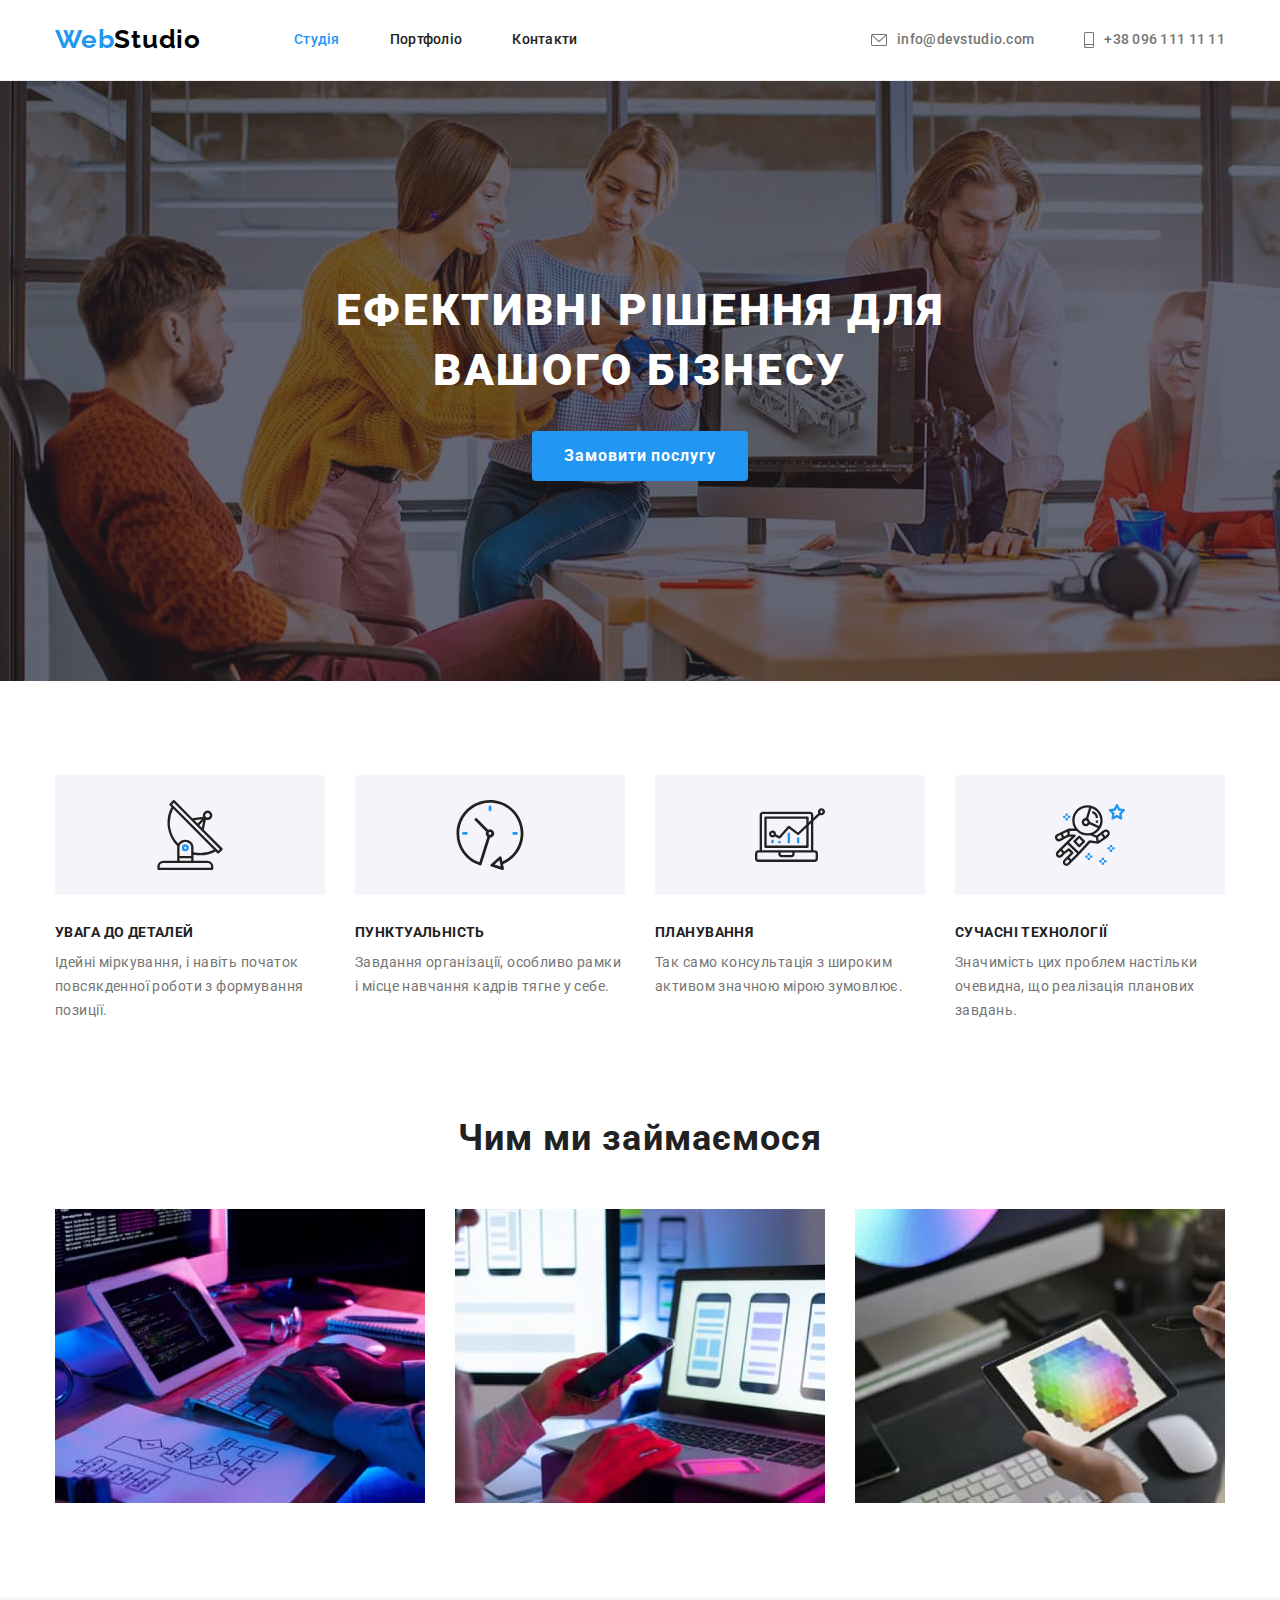
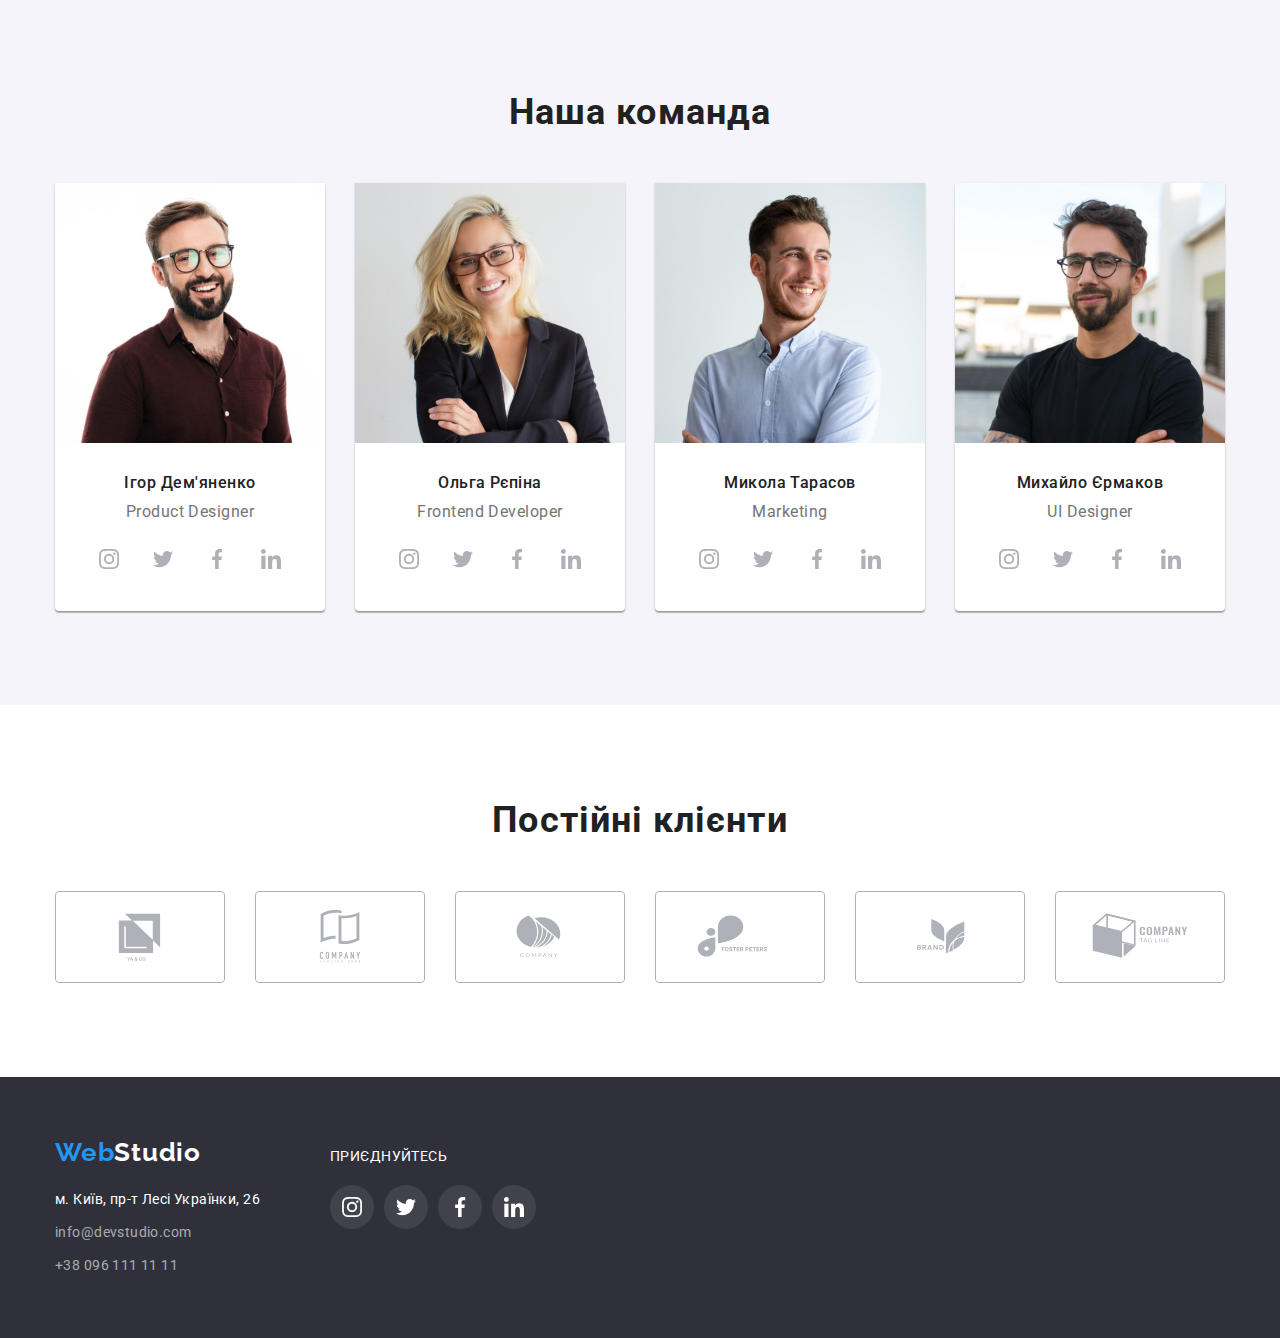
<file: index.html>
<!DOCTYPE html>
<html lang="uk">
<head>
    <meta charset="UTF-8">
    <meta http-equiv="X-UA-Compatible" content="IE=edge">
    <meta name="viewport" content="width=device-width, initial-scale=1.0">
    <title>WebStudio</title>
    <link rel="preconnect" href="https://fonts.googleapis.com">
    <link rel="preconnect" href="https://fonts.gstatic.com" crossorigin>
    <link href="https://fonts.googleapis.com/css2?family=Raleway:wght@700&family=Roboto:wght@400;500;700;900&display=swap"
        rel="stylesheet">
    <link rel="stylesheet" href="https://cdnjs.cloudflare.com/ajax/libs/modern-normalize/1.1.0/modern-normalize.min.css">
    <link rel="stylesheet" href="./css/styles.css">
</head>
    <body>
        <header class="cap">
            <div class="container">
                <a href="./index.html" class="logo link">Web<span class="logo-black">Studio</span></a>
                
                <nav class="nav">
                    <ul class="list nav-list">
                        <li class="nav-item">
                            <a href="./index.html" class="nav-link link current">Студія</a>
                        </li>
                        <li class="nav-item">
                            <a href="./portfolio.html" class="nav-link link">Портфоліо</a>
                        </li>
                        <li class="nav-item">
                            <a href="#" class="nav-link link">Контакти</a>
                        </li>
                    </ul>
                </nav>
                
                
                <ul class="contact-list list">
                    <li class="contact-item">
                        <a href="mailto:info@devstudio.com" class="contact-link link">
                            <svg class="ikon-contact" width="16" height="12">
                                <use href="./images/icon.svg#icon-envelope"></use>
                            </svg>
                            info@devstudio.com</a>
                    </li>
                    <li class="contact-item">
                        <a href="tel:+380961111111" class="contact-link link">
                            <svg class="ikon-contact" width="10" height="16">
                                <use href="./images/icon.svg#icon-smartphone"></use>
                            </svg>
                            +38 096 111 11 11</a>
                    </li>
                </ul>
            </div>
        </header>

        <main>
            <!-- Секція герой -->
            <section class="hero">
                <div class="container">
                    <h1 class="hero-title">Ефективні рішення для вашого бізнесу</h1>
                    <button type="button" class="hero-btn"  >Замовити послугу</button>
                </div>
            </section>

           <!-- Наші переваги -->
            <section class="benefits section">
                <div class="container">
                    <h2 class="hidden">Наші переваги</h2>

                    <ul class="benefits-list list">
                        <li class="benefits-item">
                            <div class="benefits-bloc">
                                <svg class="benefits-icon" width="70" height="70">
                                    <use href="./images/icon.svg#icon-antenna" ></use>
                                </svg>
                            </div>
                            <h3 class="benefits-title">Увага до деталей</h3>
                            <p class="benefits-text">Ідейні міркування, і навіть початок повсякденної роботи з формування позиції.</p>
                        </li>
                        <li class="benefits-item">
                            <div class="benefits-bloc">
                                <svg class="benefits-icon" width="70" height="70">
                                    <use href="./images/icon.svg#icon-clock" ></use>
                                </svg>
                            </div>
                            <h3 class="benefits-title">Пунктуальність</h3>
                            <p class="benefits-text">Завдання організації, особливо рамки і місце навчання кадрів тягне у себе.</p>
                        </li>
                        <li class="benefits-item">
                            <div class="benefits-bloc">
                                <svg class="benefits-icon" width="70" height="70">
                                    <use href="./images/icon.svg#icon-diagram" ></use>
                                </svg>
                            </div>
                            <h3 class="benefits-title">Планування</h3>
                            <p class="benefits-text">Так само консультація з широким активом значною мірою зумовлює.</p>
                        </li>
                        <li class="benefits-item">
                            <div class="benefits-bloc">
                                <svg class="benefits-icon" width="70" height="70">
                                    <use href="./images/icon.svg#icon-astronaut" ></use>
                                </svg>
                            </div>
                            <h3 class="benefits-title">Сучасні технології</h3>
                            <p class="benefits-text">Значимість цих проблем настільки очевидна, що реалізація планових завдань.</p>
                        </li>
                    </ul>
                </div>
            </section>

            <!-- Чим ми займаємося -->
            <section class="what-we-do">
                <div class="container">
                    <h2 class="title">Чим ми займаємося</h2>

                    <ul class="list">
                        <li class="item">
                            <img src="./images/box-1.jpg" alt="Клавіатура компютер та планшет на столі" width="370" class="img">
                        </li>
                        <li class="item">
                            <img src="./images/box-2.jpg" alt="Ноутбук та мобільний телефон" width="370" class="img">
                        </li>
                        <li class="item">
                            <img src="./images/box-3.jpg" alt="Планшет" width="370" class="img">
                        </li>
                    </div>
                </ul>
            </section>

            <!-- Наша команда -->
            <section class="our-team section">
                <div class="container">
                    <h2 class="title">Наша команда</h2>

                    <ul class="our-team-list list">
                        <li class="our-team-item">
                            <img src="./images/our-team-1.jpg" alt="Ігор Дем'яненко" width="270" class="our-team-img">
                            <h3 class="our-team-subtitle">Ігор Дем'яненко</h3>
                            <p lang="en" class="our-team-text">Product Designer</p>
                            <ul class="socialicon-list list">
                                <li class="socialicon-item">
                                    <a href="" class="socialicon-link link">
                                        <svg class="benefits-icon" width="20" height="20">
                                            <use href="./images/icon.svg#icon-instagram"></use>
                                        </svg>
                                    </a>
                                </li>
                                <li class="socialicon-item">
                                    <a href="" class="socialicon-link link">
                                    <svg class="benefits-icon" width="20" height="20">
                                        <use href="./images/icon.svg#icon-twitter"></use>
                                    </svg>
                                    </a>
                                </li>
                                <li class="socialicon-item">
                                    <a href="" class="socialicon-link link">
                                    <svg class="benefits-icon" width="20" height="20">
                                        <use href="./images/icon.svg#icon-facebook"></use>
                                    </svg>
                                    </a>
                                </li>
                                <li class="socialicon-item">
                                    <a href="" class="socialicon-link link">
                                    <svg class="benefits-icon" width="20" height="20">
                                        <use href="./images/icon.svg#icon-linkedin"></use>
                                    </svg>
                                    </a>
                                </li>
                            </ul>
                        </li>
                        <li class="our-team-item">
                            <img src="./images/our-team-2.jpg" alt="Ольга Рєпіна" width="270" class="our-team-img">
                            <h3 class="our-team-subtitle">Ольга Рєпіна</h3>
                            <p lang="en" class="our-team-text">Frontend Developer</p>
                            <ul class="socialicon-list list">
                                <li class="socialicon-item">
                                    <a href="" class="socialicon-link link">
                                        <svg class="benefits-icon" width="20" height="20">
                                            <use href="./images/icon.svg#icon-instagram"></use>
                                        </svg>
                                    </a>
                                </li>
                                <li class="socialicon-item">
                                    <a href="" class="socialicon-link link">
                                    <svg class="benefits-icon" width="20" height="20">
                                        <use href="./images/icon.svg#icon-twitter"></use>
                                    </svg>
                                    </a>
                                </li>
                                <li class="socialicon-item">
                                    <a href="" class="socialicon-link link">
                                    <svg class="benefits-icon" width="20" height="20">
                                        <use href="./images/icon.svg#icon-facebook"></use>
                                    </svg>
                                    </a>
                                </li>
                                <li class="socialicon-item">
                                    <a href="" class="socialicon-link link">
                                    <svg class="benefits-icon" width="20" height="20">
                                        <use href="./images/icon.svg#icon-linkedin"></use>
                                    </svg>
                                    </a>
                                </li>
                            </ul>
                        </li>
                        <li class="our-team-item">
                            <img src="./images/our-team-3.jpg" alt="Микола Тарасов" width="270" class="our-team-img">
                            <h3 class="our-team-subtitle">Микола Тарасов</h3>
                            <p lang="en" class="our-team-text">Marketing</p>
                            <ul class="socialicon-list list">
                                <li class="socialicon-item">
                                    <a href="" class="socialicon-link link">
                                        <svg class="benefits-icon" width="20" height="20">
                                            <use href="./images/icon.svg#icon-instagram"></use>
                                        </svg>
                                    </a>
                                </li>
                                <li class="socialicon-item">
                                    <a href="" class="socialicon-link link">
                                    <svg class="benefits-icon" width="20" height="20">
                                        <use href="./images/icon.svg#icon-twitter"></use>
                                    </svg>
                                    </a>
                                </li>
                                <li class="socialicon-item">
                                    <a href="" class="socialicon-link link">
                                    <svg class="benefits-icon" width="20" height="20">
                                        <use href="./images/icon.svg#icon-facebook"></use>
                                    </svg>
                                    </a>
                                </li>
                                <li class="socialicon-item">
                                    <a href="" class="socialicon-link link">
                                    <svg class="benefits-icon" width="20" height="20">
                                        <use href="./images/icon.svg#icon-linkedin"></use>
                                    </svg>
                                    </a>
                                </li>
                            </ul>
                        </li>
                        <li class="our-team-item">
                            <img src="./images/our-team-4.jpg" alt="Михайло Єрмаков" width="270" class="our-team-img">
                            <h3 class="our-team-subtitle">Михайло Єрмаков</h3>
                            <p lang="en" class="our-team-text">UI Designer</p>
                            <ul class="socialicon-list list">
                                <li class="socialicon-item">
                                    <a href="" class="socialicon-link link">
                                        <svg class="benefits-icon" width="20" height="20">
                                            <use href="./images/icon.svg#icon-instagram"></use>
                                        </svg>
                                    </a>
                                </li>
                                <li class="socialicon-item">
                                    <a href="" class="socialicon-link link">
                                    <svg class="benefits-icon" width="20" height="20">
                                        <use href="./images/icon.svg#icon-twitter"></use>
                                    </svg>
                                    </a>
                                </li>
                                <li class="socialicon-item">
                                    <a href="" class="socialicon-link link">
                                    <svg class="benefits-icon" width="20" height="20">
                                        <use href="./images/icon.svg#icon-facebook"></use>
                                    </svg>
                                    </a>
                                </li>
                                <li class="socialicon-item">
                                    <a href="" class="socialicon-link link">
                                    <svg class="benefits-icon" width="20" height="20">
                                        <use href="./images/icon.svg#icon-linkedin"></use>
                                    </svg>
                                    </a>
                                </li>
                            </ul>
                        </li>
                    </ul>
                </div>
            </section> 
            
            <!-- Постійні клієнти -->
            <section class="client section">
                <div class="container">
                    <h2 class="title">Постійні клієнти</h2>

                    <ul class="client-list list">
                        <li class="client-item">
                            <a href="" class="client-link link">
                                <svg class="client-logo" width="106" height="60">
                                    <use href="./images/icon.svg#icon-client-1"></use>
                                </svg>
                            </a>
                        </li>
                        <li class="client-item">
                            <a href="" class="client-link link">
                                <svg class="client-logo" width="106" height="60">
                                    <use href="./images/icon.svg#icon-client-2"></use>
                                </svg>
                            </a>
                        </li>
                        <li class="client-item">
                            <a href="" class="client-link link">
                                <svg class="client-logo" width="106" height="60">
                                    <use href="./images/icon.svg#icon-client-3"></use>
                                </svg>
                            </a>
                        </li>
                        <li class="client-item">
                            <a href="" class="client-link link">
                                <svg class="client-logo" width="106" height="60">
                                    <use href="./images/icon.svg#icon-client-4"></use>
                                </svg>
                            </a>
                        </li>
                        <li class="client-item">
                            <a href="" class="client-link link">
                                <svg class="client-logo" width="63" height="45">
                                    <use href="./images/icon.svg#icon-client-5"></use>
                                </svg>
                            </a>
                        </li>
                        <li class="client-item">
                            <a href="" class="client-link link">
                                <svg class="client-logo" width="106" height="60">
                                    <use href="./images/icon.svg#icon-client-6"></use>
                                </svg>
                            </a>
                        </li>
                    </ul>
                </div>
            </section class="section">
            
        </main>

        <footer class="bottom">
            <div class="bottom-container container">
                
                <div>
                    <a href="./index.html" class="link logo-footer">Web<span class="logo-white">Studio</span></a>
                    
                    <address>
                        <ul class="bottom-list list">
                            <li class="bottom-item">
                                <a href="https://goo.gl/maps/BznYW2Jswf74HDrK8" target="_blank" rel="noreferrer noopener"
                                    class="bottom-contact link">м. Київ, пр-т Лесі Українки, 26</a>
                            </li>
                            <li class="bottom-item">
                                <a href="mailto:info@devstudio.com" class="bottom-contact bottom-link link">info@devstudio.com</a>
                            </li>
                            <li class="bottom-item">
                                <a href="tel:+380961111111" class="bottom-contact bottom-link link">+38 096 111 11 11</a>
                            </li>
                        </ul>
                    </address>
                </div>

                <div>
                    <p class="bottom-title">Приєднуйтесь</p>

                    <ul class="bottom-socialicon-list list">
                        <li class="bottom-socialicon-item">
                            <a href="" class="bottom-socialicon-link link">
                                <svg class="bottom-icon" width="20" height="20">
                                    <use href="./images/icon.svg#icon-instagram"></use>
                                </svg>
                            </a>
                        </li>
                        <li class="bottom-socialicon-item">
                            <a href="" class="bottom-socialicon-link link">
                                <svg class="bottom-icon" width="20" height="20">
                                    <use href="./images/icon.svg#icon-twitter"></use>
                                </svg>
                            </a>
                        </li>
                        <li class="bottom-socialicon-item">
                            <a href="" class="bottom-socialicon-link link">
                                <svg class="bottom-icon" width="20" height="20">
                                    <use href="./images/icon.svg#icon-facebook"></use>
                                </svg>
                            </a>
                        </li>
                        <li class="bottom-socialicon-item">
                            <a href="" class="bottom-socialicon-link link">
                                <svg class="bottom-icon" width="20" height="20">
                                    <use href="./images/icon.svg#icon-linkedin"></use>
                                </svg>
                            </a>
                        </li>
                </div>
                
            </div>
        </footer>
    </body>
</html>
</file>
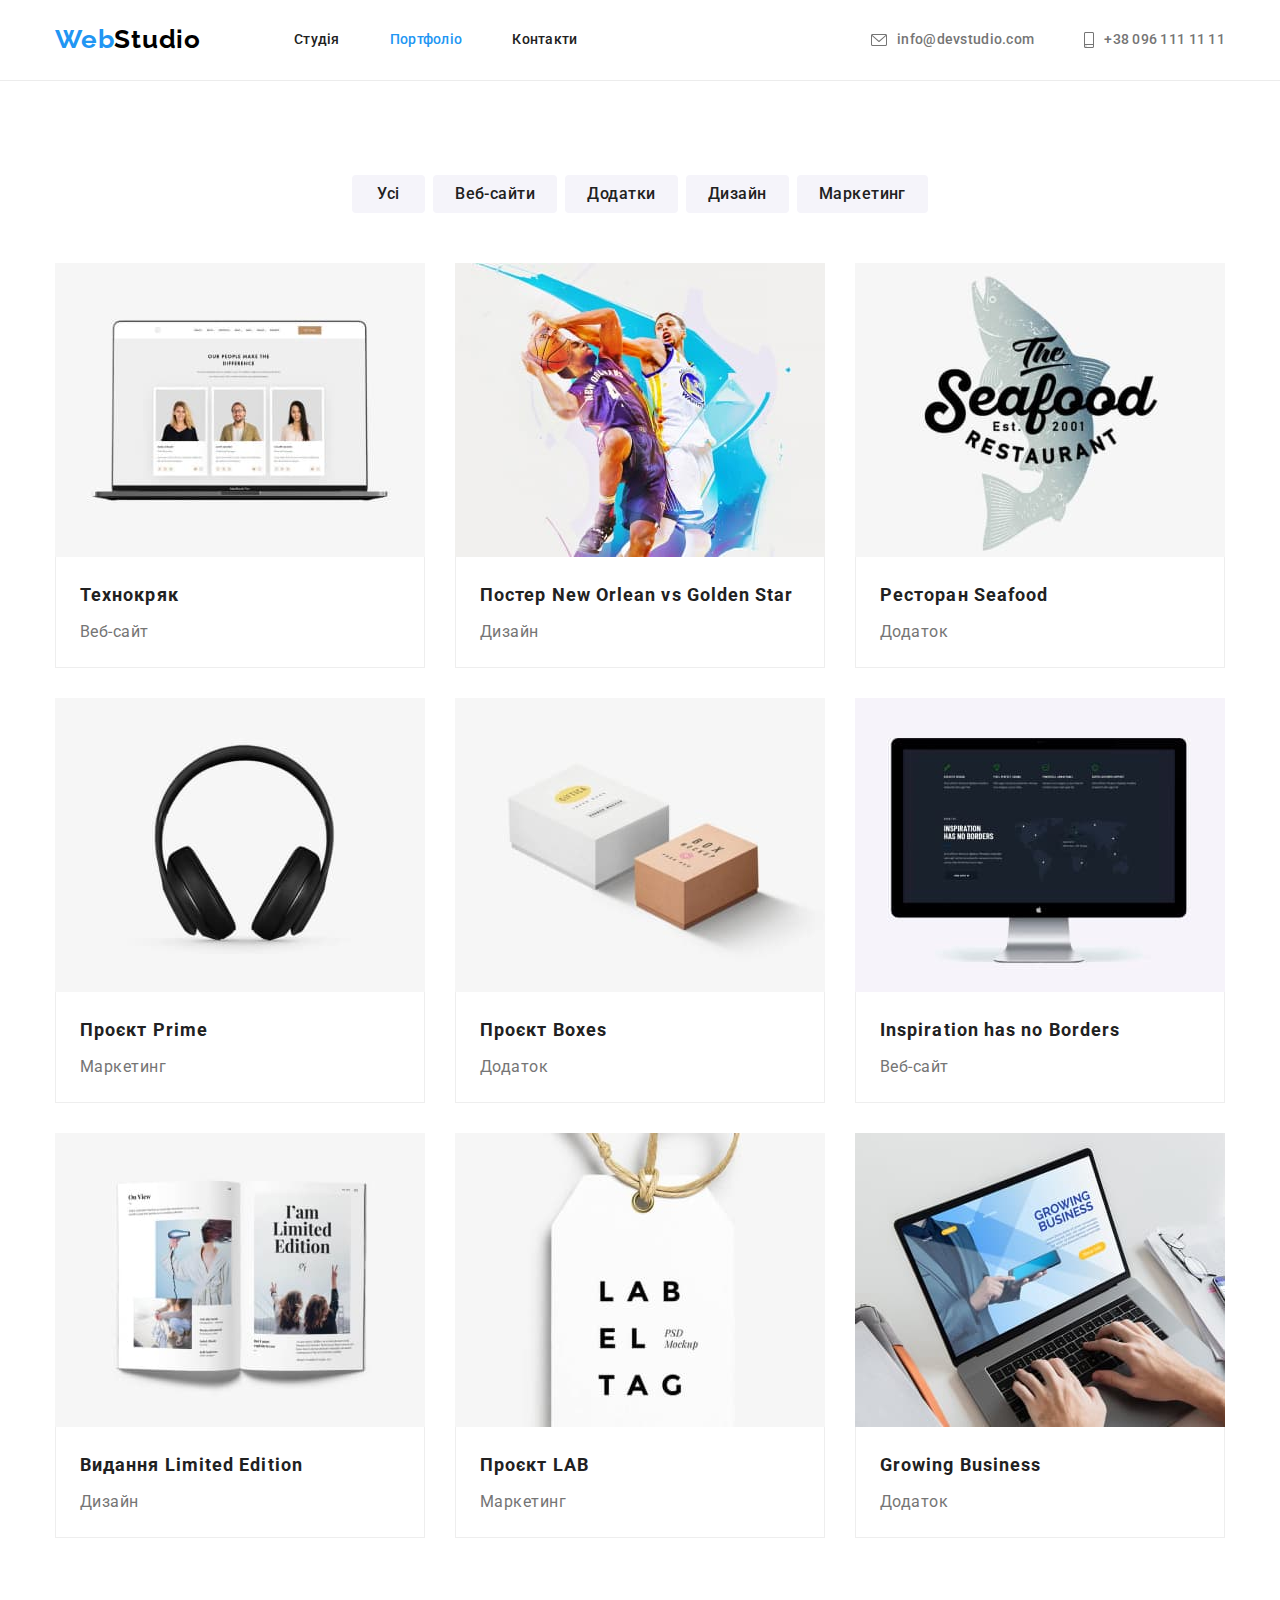
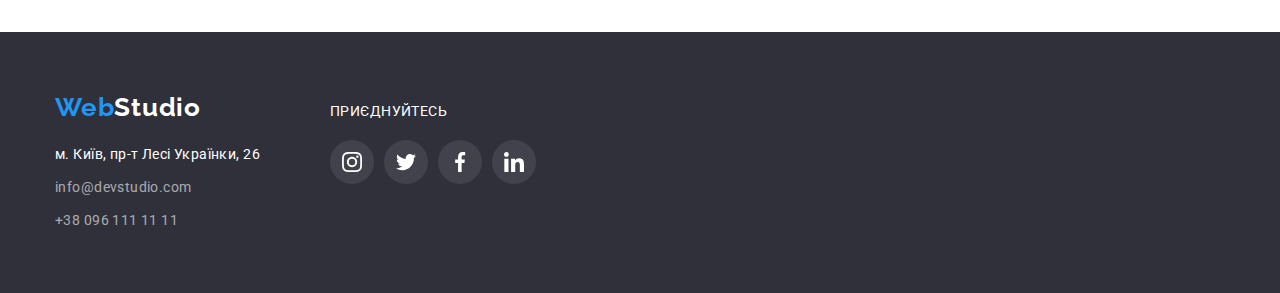
<file: portfolio.html>
<!DOCTYPE html>
<html lang="uk">

<head>
    <meta charset="UTF-8">
    <meta http-equiv="X-UA-Compatible" content="IE=edge">
    <meta name="viewport" content="width=device-width, initial-scale=1.0">
    <title>WebStudio</title>
    <link rel="preconnect" href="https://fonts.googleapis.com">
    <link rel="preconnect" href="https://fonts.gstatic.com" crossorigin>
    <link href="https://fonts.googleapis.com/css2?family=Raleway:wght@700&family=Roboto:wght@400;500;700;900&display=swap"
        rel="stylesheet">
    <link rel="stylesheet" href="https://cdnjs.cloudflare.com/ajax/libs/modern-normalize/1.1.0/modern-normalize.min.css">
    <link rel="stylesheet" href="./css/styles.css">
</head>

<body>
    <header class="cap">
        <div class="container">
            <a href="./index.html" class="logo link">Web<span class="logo-black">Studio</span></a>
        
            <nav class="nav">
                <ul class="list nav-list">
                    <li class="nav-item">
                        <a href="./index.html" class="nav-link link">Студія</a>
                    </li>
                    <li class="nav-item">
                        <a href="./portfolio.html" class="nav-link link current">Портфоліо</a>
                    </li>
                    <li class="nav-item">
                        <a href="#" class="nav-link link">Контакти</a>
                    </li>
                </ul>
            </nav>
        
        
            <ul class="contact-list list">
                <li class="contact-item">
                    <a href="mailto:info@devstudio.com" class="contact-link link">
                        <svg class="ikon-contact" width="16" height="12">
                            <use href="./images/icon.svg#icon-envelope"></use>
                        </svg>
                        info@devstudio.com</a>
                </li>
                <li class="contact-item">
                    <a href="tel:+380961111111" class="contact-link link">
                        <svg class="ikon-contact" width="10" height="16">
                            <use href="./images/icon.svg#icon-smartphone"></use>
                        </svg>
                        +38 096 111 11 11</a>
                </li>
            </ul>
        </div>
    </header>

    <main>
        <section class="portfolio section">
            <div class="container">
                <h1 class="hidden">Портфоліо</h1>

                <ul class="filter-list list">
                    <li class="filter-item"><button type="button" class="filter-btn">Усі</button></li>
                    <li class="filter-item"><button type="button" class="filter-btn">Веб-сайти</button></li>
                    <li class="filter-item"><button type="button" class="filter-btn">Додатки</button></li>
                    <li class="filter-item"><button type="button" class="filter-btn">Дизайн</button></li>
                    <li class="filter-item"><button type="button" class="filter-btn">Маркетинг</button></li>
                </ul>

                <ul class="portfolio-list list">
                    <li class="portfolio-item">
                        <a href="" class="portfolio-link link">
                            <img src="./images/portfolio/portfolio-img-1.jpg" alt="веб-сайт відкритий на наутбуці" width="370" class="portfolio-img">
                            <div class="border">
                                <h2 class="portfolio-subtitle">Технокряк</h2>
                                <p class="portfolio-text">Веб-сайт</p>
                            </div>
                        </a>
                    </li>
                    <li class="portfolio-item">
                        <a href="" class="portfolio-link link">
                            <img src="./images/portfolio/portfolio-img-2.jpg" alt="два бескетболісти" width="370" class="portfolio-img">
                            <div class="border">
                            <h2 class="portfolio-subtitle">Постер New Orlean vs Golden Star</h2>
                            <p class="portfolio-text">Дизайн</p>
                            </div>
                        </a>
                    </li>
                    <li class="portfolio-item">
                        <a href="" class="portfolio-link link">
                            <img src="./images/portfolio/portfolio-img-3.jpg" alt="логотип ресторану" width="370" class="portfolio-img">
                            <div class="border">
                            <h2 class="portfolio-subtitle">Ресторан Seafood</h2>
                            <p class="portfolio-text">Додаток</p>
                            </div>
                        </a>
                    </li>
                    <li class="portfolio-item">
                        <a href="" class="portfolio-link link">
                            <img src="./images/portfolio/portfolio-img-4.jpg" alt="повнорозмірні навушники" width="370" class="portfolio-img">
                            <div class="border">
                            <h2 class="portfolio-subtitle">Проєкт Prime</h2>
                            <p class="portfolio-text">Маркетинг</p>
                            </div>
                        </a>
                    </li>
                    <li class="portfolio-item">
                        <a href="" class="portfolio-link link">
                            <img src="./images/portfolio/portfolio-img-5.jpg" alt="коробки" width="370" class="portfolio-img">
                            <div class="border">
                            <h2 class="portfolio-subtitle">Проєкт Boxes</h2>
                            <p class="portfolio-text">Додаток</p>
                            </div>
                        </a>
                    </li>
                    <li class="portfolio-item">
                        <a href="" class="portfolio-link link">
                            <img src="./images/portfolio/portfolio-img-6.jpg" alt="монітор до компютера" width="370" class="portfolio-img">
                            <div class="border">
                            <h2 class="portfolio-subtitle">Inspiration has no Borders</h2>
                            <p class="portfolio-text">Веб-сайт</p>
                            </div>
                        </a>
                    </li>
                    <li class="portfolio-item">
                        <a href="" class="portfolio-link link">
                            <img src="./images/portfolio/portfolio-img-7.jpg" alt="журнал" width="370" class="portfolio-img">
                            <div class="border">
                            <h2 class="portfolio-subtitle">Видання Limited Edition</h2>
                            <p class="portfolio-text">Дизайн</p>
                            </div>
                        </a>
                    </li>
                    <li class="portfolio-item">
                        <a href="" class="portfolio-link link">
                            <img src="./images/portfolio/portfolio-img-8.jpg" alt="лейба" width="370" class="portfolio-img">
                            <div class="border">
                            <h2 class="portfolio-subtitle">Проєкт LAB</h2>
                            <p class="portfolio-text">Маркетинг</p>
                            </div>
                        </a>
                    </li>
                    <li class="portfolio-item">
                        <a href="" class="portfolio-link link">
                            <img src="./images/portfolio/portfolio-img-9.jpg" alt="ноутбук" width="370" class="portfolio-img">
                            <div class="border">
                            <h2 class="portfolio-subtitle">Growing Business</h2>
                            <p class="portfolio-text">Додаток</p>
                            </div>
                        </a>
                    </li>
                </ul>
            </div>

        </section>
    </main>

        <footer class="bottom">
            <div class="bottom-container container">
            
                <div>
                    <a href="./index.html" class="link logo-footer">Web<span class="logo-white">Studio</span></a>
            
                    <address>
                        <ul class="bottom-list list">
                            <li class="bottom-item">
                                <a href="https://goo.gl/maps/BznYW2Jswf74HDrK8" target="_blank" rel="noreferrer noopener"
                                    class="bottom-contact link">м. Київ, пр-т Лесі Українки, 26</a>
                            </li>
                            <li class="bottom-item">
                                <a href="mailto:info@devstudio.com" class="bottom-contact bottom-link link">info@devstudio.com</a>
                            </li>
                            <li class="bottom-item">
                                <a href="tel:+380961111111" class="bottom-contact bottom-link link">+38 096 111 11 11</a>
                            </li>
                        </ul>
                    </address>
                </div>
            
                <div>
                    <p class="bottom-title">Приєднуйтесь</p>
            
                    <ul class="bottom-socialicon-list list">
                        <li class="bottom-socialicon-item">
                            <a href="" class="bottom-socialicon-link link">
                                <svg class="bottom-icon" width="20" height="20">
                                    <use href="./images/icon.svg#icon-instagram"></use>
                                </svg>
                            </a>
                        </li>
                        <li class="bottom-socialicon-item">
                            <a href="" class="bottom-socialicon-link link">
                                <svg class="bottom-icon" width="20" height="20">
                                    <use href="./images/icon.svg#icon-twitter"></use>
                                </svg>
                            </a>
                        </li>
                        <li class="bottom-socialicon-item">
                            <a href="" class="bottom-socialicon-link link">
                                <svg class="bottom-icon" width="20" height="20">
                                    <use href="./images/icon.svg#icon-facebook"></use>
                                </svg>
                            </a>
                        </li>
                        <li class="bottom-socialicon-item">
                            <a href="" class="bottom-socialicon-link link">
                                <svg class="bottom-icon" width="20" height="20">
                                    <use href="./images/icon.svg#icon-linkedin"></use>
                                </svg>
                            </a>
                        </li>
                </div>
            
            </div>
        </footer>
</body>
</html>
</file>
<file: css/styles.css>
.link {
    text-decoration: none;
    display: inline-block;
    margin-top: 0;
}

.list {
    list-style: none;
}


:root{
    --color-text-main: #757575;
    --color-text-titel:#212121;
    --color-text-white:#FFFFFF;
    --color-text-black:#000000;
    --color-text-logo: #2196F3;
    --color-text-foter: rgba(255, 255, 255, 0.6);
    --background-color-hero: #C4C4C4;
    --background-color-footer:#2F303A;
    --background-color-section:#F5F4FA;
    --background-color-card: #FFFFFF;
    --hover-main:#2196F3;
    --hover-secondary:#188CE8;
    --color-client: #AFB1B8;
}

body{
    font-family: 'Roboto', sans-serif;
    color: var(--color-text-main);
}

button{
    cursor: pointer;
}

h1,h2,h3,h4,p,ul{
    margin-top: 0;
    margin-bottom: 0;
}

ul{
    padding-left: 0;
}

.section{
    padding-top: 94px;
    padding-bottom: 94px;
}

/* Шапка */
.cap{
    border-bottom: 1px solid #ECECEC;
}

.container{
    width: 1200px;
    padding-left: 15px;
    padding-right: 15px;
    margin: 0 auto;
}

.cap .container{
    display: flex;
    align-items: center;

}

.logo{
    padding: 24px 0 25px 0;
    font-family: 'Raleway', sans-serif;
    font-weight: 700;
    font-size: 26px;
    line-height: 1.19;
    letter-spacing: 0.03em;
    color: var(--color-text-logo);
}

.logo-black{
    color: var(--color-text-black);
}
.nav{
    margin-left: 93px;
}

.nav-list{
    display: flex;
}

.nav-item +.nav-item{
    margin-left:  50px;
}

.nav-link{
    padding: 32px 0;

    font-weight: 500;
    font-size: 14px;
    line-height: 1.14;
    letter-spacing: 0.02em;
    color:var(--color-text-titel);
}


.current{
    color: var(--color-text-logo);
}

.contact-list{
    display: flex;
    margin-left: auto;
}

.contact-item+.contact-item{
    margin-left: 50px;
}


.contact-link{
    
    display: flex;
    align-items: center;
    
    gap: 10px;

    padding: 32px 0;

    font-weight: 500;
    font-size: 14px;
    line-height: 1.14;
    letter-spacing: 0.02em;
    color: var(--color-text-main);
}

.ikon-contact{

    fill: currentColor;
    
}

.ikon-contact:hover,
.ikon-contact:focus{
fill:currentColor
}

.nav-link:hover,
.nav-link:focus,
.contact-link:hover,
.contact-link:focus
{
    color: var(--hover-main);
}

/* Секція герой */
.hero{
    padding: 200px 0;
    text-align: center;
   
    margin: auto;
    max-width: 1600px;

    background-image: 
    linear-gradient(rgba(47, 48, 58, 0.4), rgba(47, 48, 58, 0.4)), 
    url(../images/bg-hero-img.jpg) ;
         
    background-color: var(--background-color-hero);
    }

.hero-title{
    margin-left: auto;
    margin-right: auto;
    margin-bottom: 30px;
    width: 700px;

    font-weight: 900;
    font-size: 44px;
    line-height: 1.36;
    letter-spacing: 0.06em;
    text-transform: uppercase;
    color:var(--color-text-white);
}

.hero-btn{
    font-family: 'Roboto', sans-serif;
    font-weight: 700;
    font-size: 16px;
    line-height: 1.88;
    letter-spacing: 0.06em;
    color: var(--color-text-white);
    background-color: var(--color-text-logo);
    border-radius: 4px;
    padding: 10px 32px;
    border: 0px;
}

.hero-btn:hover,
.hero-btn:focus{
    background-color: var(--hover-secondary);
}

/* Наші переваги */

.hidden{
    position: absolute;
    white-space: nowrap;
    width: 1px;
    height: 1px;
    overflow: hidden;
    border: 0;
    padding: 0;
    clip: rect(0 0 0 0);
    clip-path: inset(50%);
    margin: -1px;
}

.benefits-list{
    display: flex;
    justify-content: space-between;
}

.benefits-item{
    width: 270px;
}

.benefits-bloc{
    display: flex;
    justify-content: center;
    align-items: center;
    margin-bottom: 30px;

    height: 120px;
    background-color: var(--background-color-section);
    border-radius: 4px;
}


.benefits-title{
    margin-bottom: 10px;

    font-size: 14px;
    line-height: 1.14;
    letter-spacing: 0.03em;
    text-transform: uppercase;
    color:var(--color-text-titel);
}

.benefits-text{
    margin-bottom: 0;

    font-size: 14px;
    line-height: 1.71;
    letter-spacing: 0.03em;
}

/* Чим ми займаємося what-we-do */
.what-we-do{
    padding-bottom: 94px;
}

.title{
    margin-bottom: 50px;

    font-size: 36px;
    line-height: 1.17;
    text-align: center;
    letter-spacing: 0.03em;
    color:var(--color-text-titel);
}

.what-we-do .list{
    display: flex;
    justify-content: space-between;
}

.what-we-do .img{
    display: block;
}

/* Наша команда */
.our-team{
    background-color: var(--background-color-section);
}

.our-team-list{
    display: flex;
    justify-content: space-between;
}

.our-team-item{
    box-shadow: 0px 1px 3px rgba(0, 0, 0, 0.12), 0px 1px 1px rgba(0, 0, 0, 0.14), 0px 2px 1px rgba(0, 0, 0, 0.2);
    border-radius: 0px 0px 4px 4px;
    background-color: var(--background-color-card);
    padding-bottom: 30px;
    width: 270px;
    text-align: center;
}
.our-team-img{
    margin-bottom: 30px;
    display: block;
}

.our-team-subtitle{
    margin-bottom: 10px;

    font-weight: 500;
    font-size: 16px;
    line-height: 1.19;
    letter-spacing: 0.03em;
    color: var(--color-text-titel);
}

.our-team-text{
margin-bottom: 16px;

    font-size: 16px;
    line-height: 1.19;
    letter-spacing: 0.03em;
}

.socialicon-list{
    display: flex;
    justify-content: center;
    
    gap: 10px;
}

.socialicon-link{
    display: flex;
    justify-content: center;
    align-items: center;
    border-radius: 50%;
   
    
    width: 44px;
    height: 44px;
    color: var(--color-client);
}

.socialicon-link:hover,
.socialicon-link:focus{
    color: var(--color-text-white);
    background-color: var(--hover-main);
}

.benefits-icon{
    fill: currentColor;
}

/* Постійні клієнти */
.client-list{
    display: flex;
    justify-content: center;
    align-items: center;
    gap: 30px;
}

.client-link{
    display: flex;
    justify-content: center;
    align-items: center;

    width: 170px;
    height: 92px;
    border: 1px solid var(--color-client); 
    border-radius: 4px;
    color: var(--color-client);
}

.client-link:hover,
.client-link:focus{
    color: var(--hover-main);
    border: 1px solid var(--hover-main);
}

.client-logo{
    fill: currentColor;
}

/* Футер */
.bottom{
    background-color: var(--background-color-footer);
    padding-top: 60px;
    padding-bottom: 60px;
}

.bottom-container{
    display: flex;
    align-items: baseline;
    gap: 70px;
}

.logo-white{
    color: var(--color-text-white);
}

.logo-footer{
    display: inline-block;
    margin-bottom: 20px;
    
    font-family: 'Raleway', sans-serif;
    font-weight: 700;
    font-size: 26px;
    line-height: 1.19;
    letter-spacing: 0.03em;
    color: var(--color-text-logo);
}

.bottom-item:not(:last-child){
    margin-bottom: 9px;
}

.bottom-contact{
    font-style: normal;
    font-size: 14px;
    line-height: 1.71;
    letter-spacing: 0.03em;
    color: var(--color-text-white);
}


.bottom-link{
    color: var(--color-text-foter);
}

.bottom-contact:hover,
.bottom-contact:focus{
    color: var(--color-text-logo);
}

.bottom-title{
    margin-bottom: 20px;

    font-size: 14px;
    line-height: 1.14;
    letter-spacing: 0.03em;
    text-transform: uppercase;
    color: var(--color-text-white);
}

.bottom-socialicon-list {
    display: flex;
    justify-content: center;

    gap: 10px;
}

.bottom-socialicon-link {
    display: flex;
    justify-content: center;
    align-items: center;
    border-radius: 50%;


    width: 44px;
    height: 44px;
    color: var(--color-text-white);
    background-image: linear-gradient(rgba(225, 225, 225, 0.1), rgba(225, 225, 225, 0.1));
}

.bottom-socialicon-link:hover,
.bottom-socialicon-link:focus {
    color: var(--color-text-white);
    background-color: var(--hover-main);
}

.bottom-icon {
    fill: currentColor;
}

/* Портфоліо */
.filter-btn{
    border-radius: 4px;
    padding: 6px 22px;
    min-width: 73px;
    border: 0px;

    font-family: 'Roboto', sans-serif;
    font-weight: 500;
    font-size: 16px;
    line-height: 1.62;
    text-align: center;
    letter-spacing: 0.03em;
    color: var(--color-text-titel);
    background-color: var(--background-color-section);
}

.filter-btn:hover,
.filter-btn:focus{
    color: var(--color-text-white);
    background-color: var(--hover-main);
    box-shadow: 0px 3px 1px rgba(0, 0, 0, 0.1), 0px 1px 2px rgba(0, 0, 0, 0.08), 0px 2px 2px rgba(0, 0, 0, 0.12);
}

.filter-list{
    display: flex;
    justify-content: center;
    margin-bottom: 50px;
    gap: 8px;
}

/* .filter-item + .filter-item{
    margin-left: 8px;
} */

.portfolio-list{
    display: flex;
    flex-wrap: wrap;

    margin: -15px;
}

.portfolio-item{
    margin: 15px;
    
   
}

.portfolio-link:hover,
.portfolio-link:focus{
    box-shadow: 0px 1px 1px rgba(0, 0, 0, 0.12), 0px 4px 4px rgba(0, 0, 0, 0.06), 1px 4px 6px rgba(0, 0, 0, 0.16);
}


.portfolio-img{
    display: block;
}

.border{
    padding: 20px 24px;
    border-bottom: 1px solid #EEEEEE;
    border-left: 1px solid #EEEEEE;
    border-right: 1px solid #EEEEEE;
}

.portfolio-subtitle{
    margin-bottom: 4px;

    font-size: 18px;
    line-height: 2;
    letter-spacing: 0.06em;
    color: var(--color-text-titel);
}

.portfolio-text{
    font-size: 16px;
    line-height: 1.88;
    letter-spacing: 0.03em;
    color: var(--color-text-main);
   }

   /* контур елементів */
   /* *{
    outline: 1px solid tomato;
   } */
</file>
